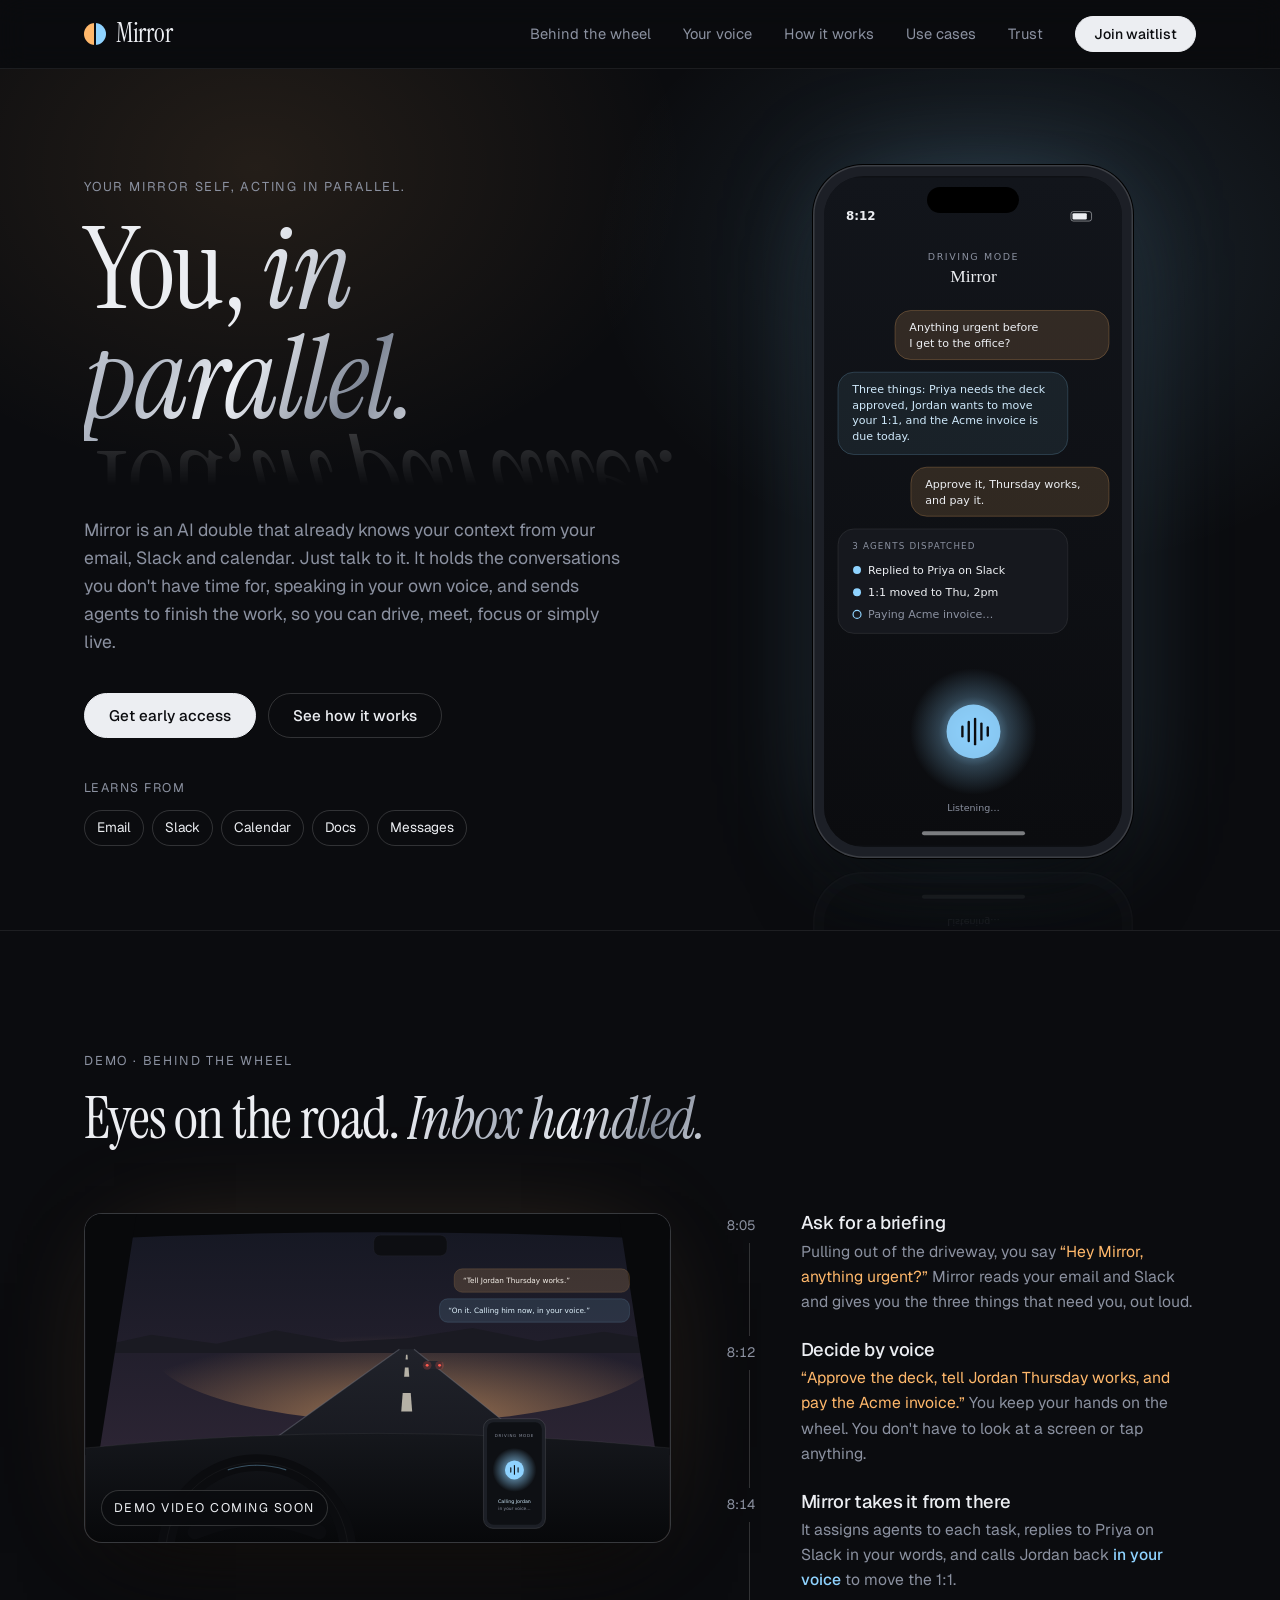
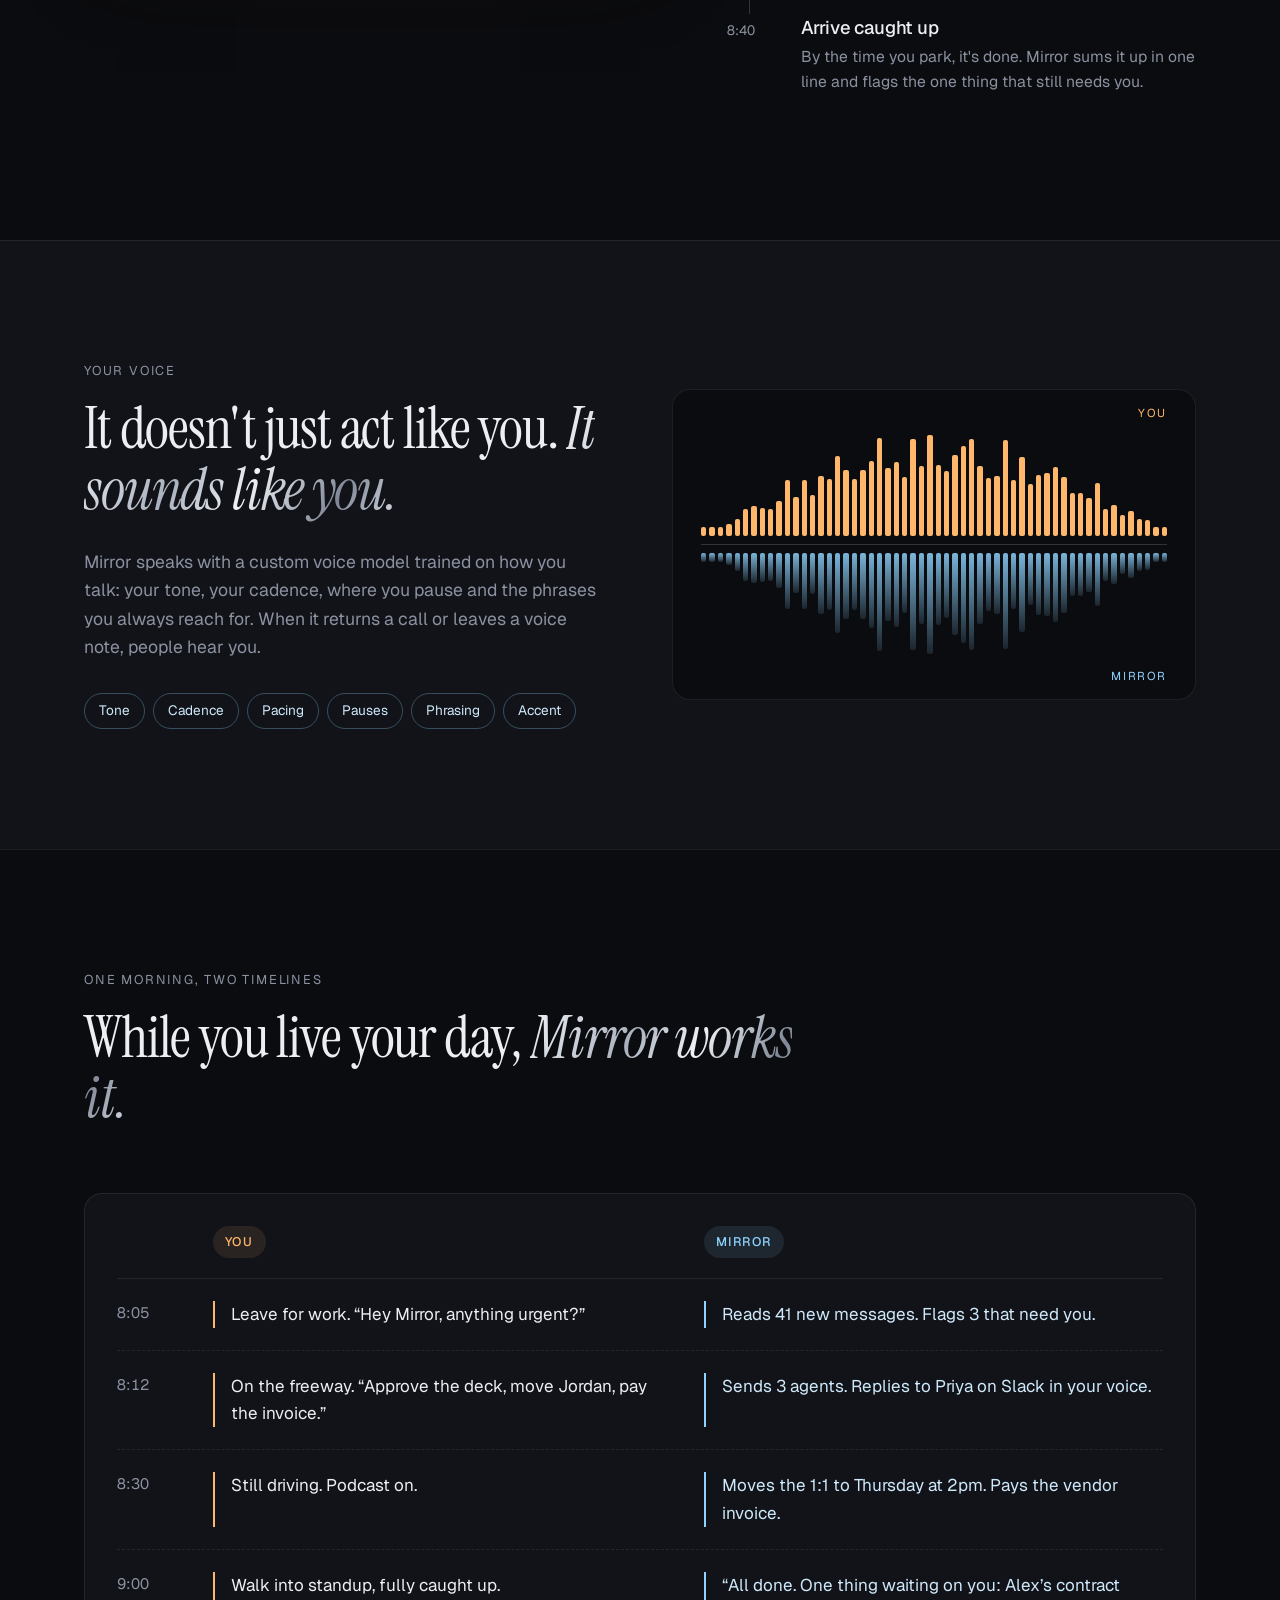
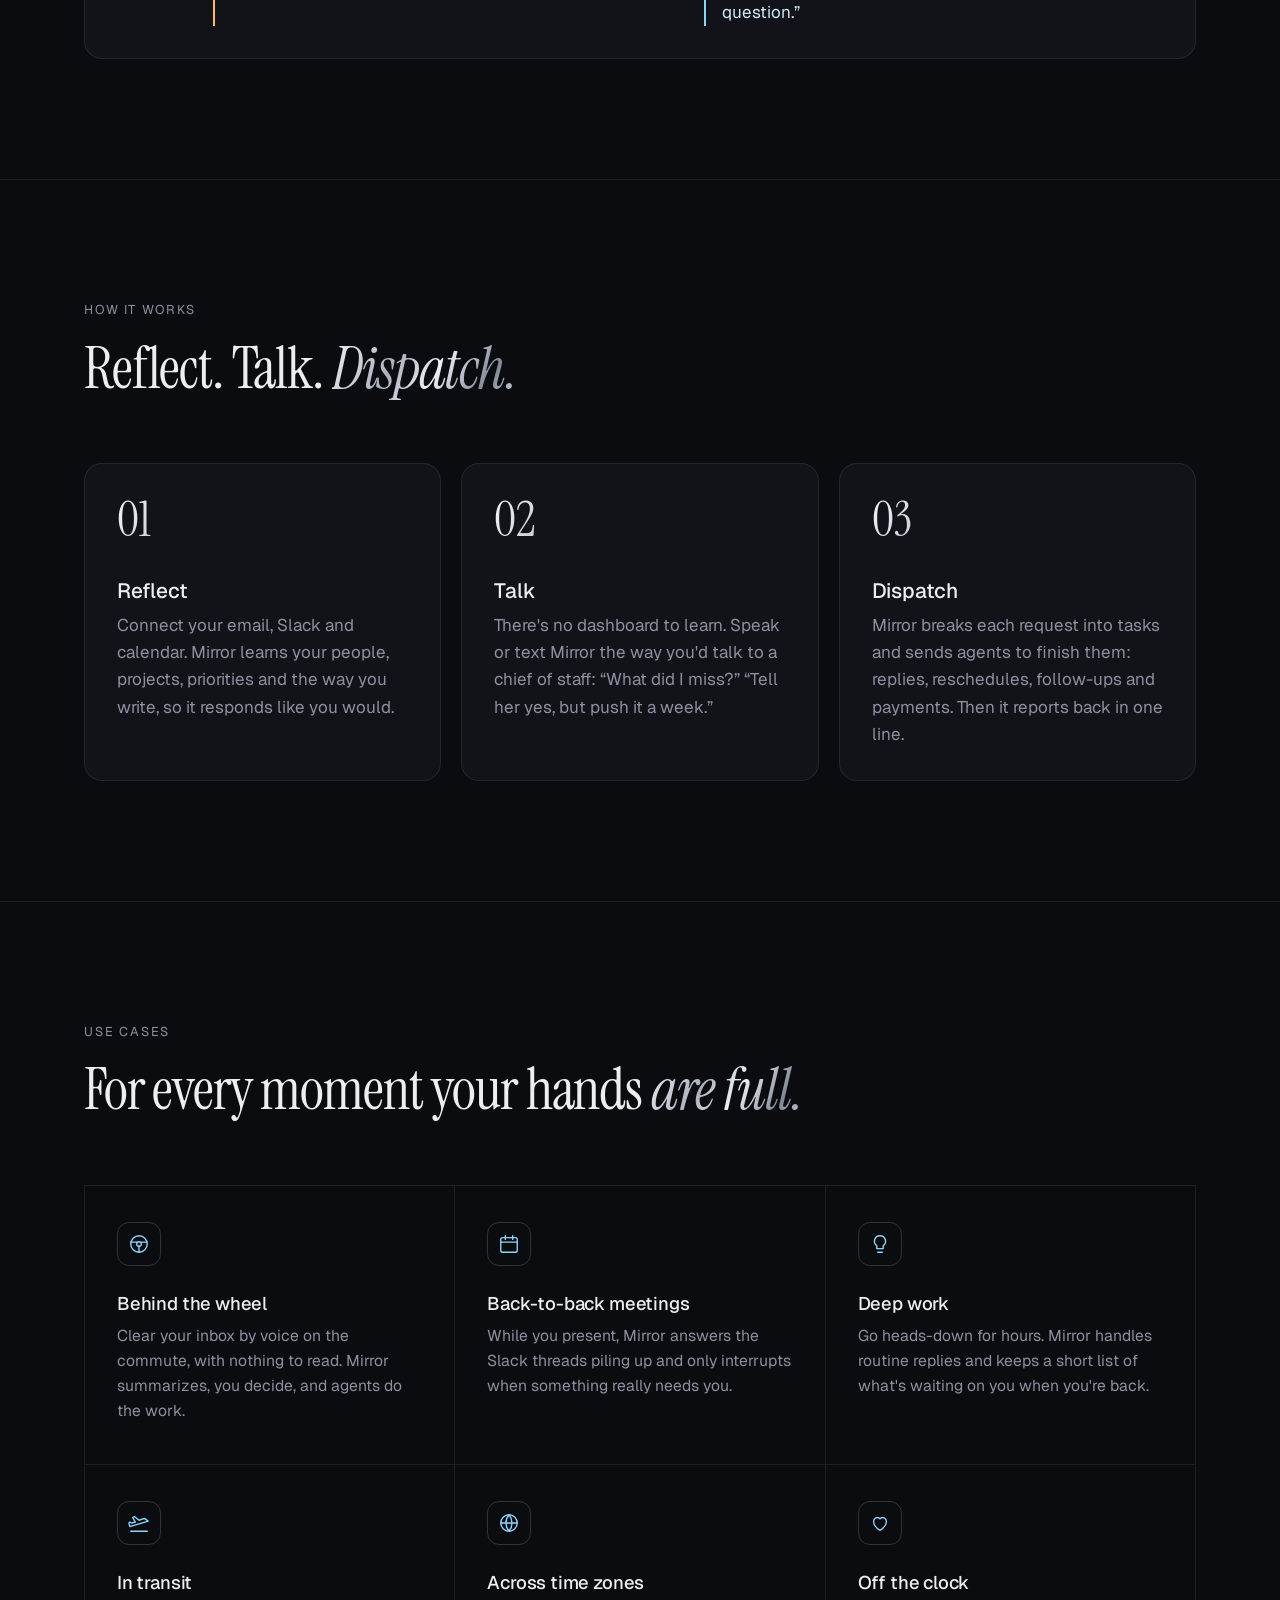
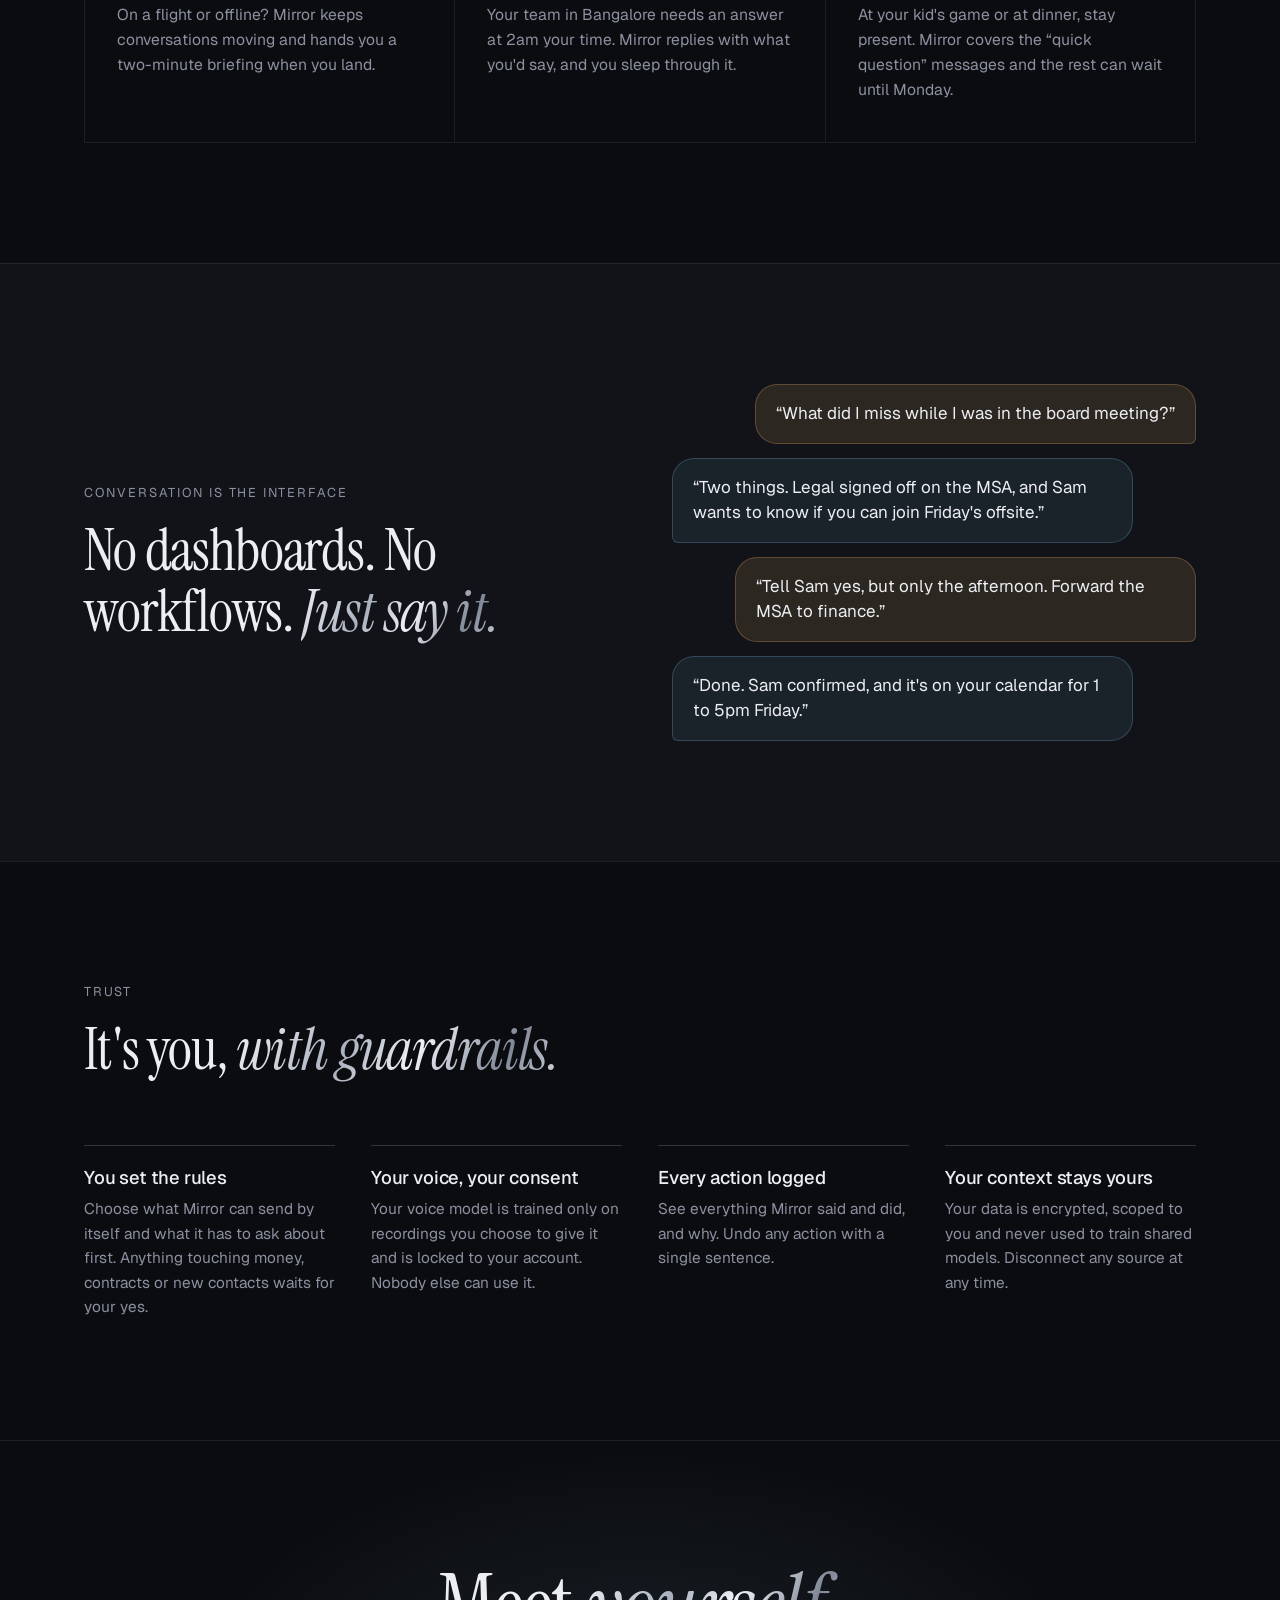
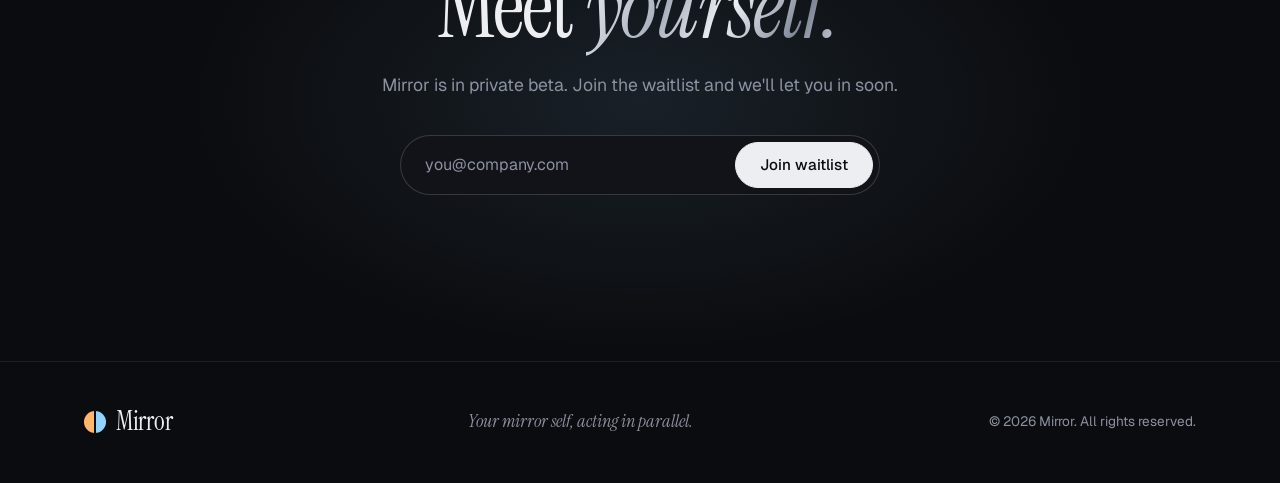
<file: index.html>
<!DOCTYPE html>
<html lang="en">
<head>
  <meta charset="UTF-8" />
  <meta name="viewport" content="width=device-width, initial-scale=1.0" />
  <title>Mirror — Your mirror self, acting in parallel</title>
  <meta name="description" content="Mirror is an AI double that knows your context from email, Slack and calendar, holds conversations for you, and dispatches agents to get things done — while you drive, meet, or live." />
  <meta name="theme-color" content="#0b0c0f" />

  <!-- Open Graph -->
  <meta property="og:title" content="Mirror — You, in parallel." />
  <meta property="og:description" content="Your mirror self, acting in parallel. Talk to it. It handles the rest." />
  <meta property="og:type" content="website" />

  <link rel="icon" type="image/svg+xml" href="assets/favicon.svg" />
  <link rel="preconnect" href="https://fonts.googleapis.com" />
  <link rel="preconnect" href="https://fonts.gstatic.com" crossorigin />
  <link href="https://fonts.googleapis.com/css2?family=Geist:wght@300;400;500;600&family=Instrument+Serif:ital@0;1&display=swap" rel="stylesheet" />
  <link rel="stylesheet" href="css/styles.css" />
</head>
<body>

  <!-- ============ NAV ============ -->
  <header class="nav" id="top">
    <div class="container nav__inner">
      <a href="#top" class="brand" aria-label="Mirror home">
        <span class="brand__mark" aria-hidden="true"></span>
        <span class="brand__word">Mirror</span>
      </a>
      <button class="nav__toggle" aria-label="Open menu" aria-expanded="false" aria-controls="nav-links">
        <span></span><span></span>
      </button>
      <nav class="nav__links" id="nav-links">
        <a href="#drive">Behind the wheel</a>
        <a href="#voice">Your voice</a>
        <a href="#how">How it works</a>
        <a href="#use-cases">Use cases</a>
        <a href="#trust">Trust</a>
        <a href="#waitlist" class="btn btn--small">Join waitlist</a>
      </nav>
    </div>
  </header>

  <main>

    <!-- ============ HERO ============ -->
    <section class="hero">
      <div class="container hero__grid">
        <div class="hero__copy">
          <p class="eyebrow reveal">Your mirror self, acting in parallel.</p>

          <h1 class="hero__title reveal">
            You, <em>in parallel.</em>
          </h1>
          <p class="hero__reflection" aria-hidden="true">You, <em>in parallel.</em></p>

          <p class="hero__lede reveal">
            Mirror is an AI double that already knows your context from your email, Slack and calendar.
            Just talk to it. It holds the conversations you don't have time for, speaking in your own
            voice, and sends agents to finish the work, so you can drive, meet, focus or simply live.
          </p>

          <div class="hero__cta reveal">
            <a href="#waitlist" class="btn">Get early access</a>
            <a href="#how" class="btn btn--ghost">See how it works</a>
          </div>

          <ul class="hero__sources reveal" aria-label="Mirror learns from">
            <li>Email</li><li>Slack</li><li>Calendar</li><li>Docs</li><li>Messages</li>
          </ul>
        </div>

        <!-- Phone mockup.
             TO USE A REAL SCREENSHOT: drop your image into assets/ (e.g.
             assets/phone-screenshot.png, 1170×2532 or any ~9:19.5 ratio)
             and change the src below. -->
        <div class="hero__device reveal">
          <div class="phone">
            <div class="phone__notch" aria-hidden="true"></div>
            <img class="phone__screen" src="assets/phone-placeholder.svg"
                 alt="Mirror app: a voice conversation where Mirror summarizes urgent items and dispatches agents to handle them" />
          </div>
        </div>
      </div>
    </section>

    <!-- ============ DEMO: BEHIND THE WHEEL ============ -->
    <section class="section drive" id="drive">
      <div class="container">
        <header class="section__head reveal">
          <p class="eyebrow">Demo · Behind the wheel</p>
          <h2>Eyes on the road. <em>Inbox handled.</em></h2>
        </header>

        <div class="drive__grid">
          <!-- DEMO MEDIA PLACEHOLDER
               Swap for a screenshot:  <img src="assets/demo.jpg" alt="..." />
               or for the recorded demo:
               <video src="assets/demo.mp4" poster="assets/demo-placeholder.svg" controls playsinline></video> -->
          <figure class="drive__media reveal">
            <img src="assets/demo-placeholder.svg"
                 alt="Driver's view on the freeway at dusk, with Mirror running on a dash-mounted phone" />
            <figcaption>Demo video coming soon</figcaption>
          </figure>

          <ol class="drive__steps">
            <li class="reveal">
              <span class="drive__time">8:05</span>
              <div>
                <h3>Ask for a briefing</h3>
                <p>Pulling out of the driveway, you say <q>Hey Mirror, anything urgent?</q>
                   Mirror reads your email and Slack and gives you the three things that need you, out loud.</p>
              </div>
            </li>
            <li class="reveal">
              <span class="drive__time">8:12</span>
              <div>
                <h3>Decide by voice</h3>
                <p><q>Approve the deck, tell Jordan Thursday works, and pay the Acme invoice.</q>
                   You keep your hands on the wheel. You don't have to look at a screen or tap anything.</p>
              </div>
            </li>
            <li class="reveal">
              <span class="drive__time">8:14</span>
              <div>
                <h3>Mirror takes it from there</h3>
                <p>It assigns agents to each task, replies to Priya on Slack in your words,
                   and calls Jordan back <strong>in your voice</strong> to move the 1:1.</p>
              </div>
            </li>
            <li class="reveal">
              <span class="drive__time">8:40</span>
              <div>
                <h3>Arrive caught up</h3>
                <p>By the time you park, it's done. Mirror sums it up in one line and flags
                   the one thing that still needs you.</p>
              </div>
            </li>
          </ol>
        </div>
      </div>
    </section>

    <!-- ============ YOUR VOICE ============ -->
    <section class="section voice" id="voice">
      <div class="container voice__grid">
        <div class="voice__copy">
          <header class="section__head reveal">
            <p class="eyebrow">Your voice</p>
            <h2>It doesn't just act like you. <em>It sounds like you.</em></h2>
          </header>
          <p class="voice__lede reveal">
            Mirror speaks with a custom voice model trained on how you talk: your tone,
            your cadence, where you pause and the phrases you always reach for.
            When it returns a call or leaves a voice note, people hear you.
          </p>
          <ul class="voice__traits reveal" aria-label="What your voice model learns">
            <li>Tone</li><li>Cadence</li><li>Pacing</li><li>Pauses</li><li>Phrasing</li><li>Accent</li>
          </ul>
        </div>

        <!-- Mirrored waveform: you (top) and Mirror (reflection). Bars are generated by js/main.js. -->
        <div class="voiceprint reveal" aria-hidden="true">
          <span class="voiceprint__label voiceprint__label--you">You</span>
          <div class="voiceprint__wave voiceprint__wave--you" data-wave="you"></div>
          <div class="voiceprint__axis"></div>
          <div class="voiceprint__wave voiceprint__wave--mirror" data-wave="mirror"></div>
          <span class="voiceprint__label voiceprint__label--mirror">Mirror</span>
        </div>
      </div>
    </section>

    <!-- ============ TWO TIMELINES ============ -->
    <section class="section parallel" id="parallel">
      <div class="container">
        <header class="section__head reveal">
          <p class="eyebrow">One morning, two timelines</p>
          <h2>While you live your day, <em>Mirror works it.</em></h2>
        </header>

        <div class="timeline reveal">
          <div class="timeline__legend">
            <span class="tag tag--you">You</span>
            <span class="tag tag--mirror">Mirror</span>
          </div>

          <ol class="timeline__rows">
            <li class="row">
              <time>8:05</time>
              <p class="row__you">Leave for work. “Hey Mirror, anything urgent?”</p>
              <p class="row__mirror">Reads 41 new messages. Flags 3 that need you.</p>
            </li>
            <li class="row">
              <time>8:12</time>
              <p class="row__you">On the freeway. “Approve the deck, move Jordan, pay the invoice.”</p>
              <p class="row__mirror">Sends 3 agents. Replies to Priya on Slack in your voice.</p>
            </li>
            <li class="row">
              <time>8:30</time>
              <p class="row__you">Still driving. Podcast on.</p>
              <p class="row__mirror">Moves the 1:1 to Thursday at 2pm. Pays the vendor invoice.</p>
            </li>
            <li class="row">
              <time>9:00</time>
              <p class="row__you">Walk into standup, fully caught up.</p>
              <p class="row__mirror">“All done. One thing waiting on you: Alex’s contract question.”</p>
            </li>
          </ol>
        </div>
      </div>
    </section>

    <!-- ============ HOW IT WORKS ============ -->
    <section class="section how" id="how">
      <div class="container">
        <header class="section__head reveal">
          <p class="eyebrow">How it works</p>
          <h2>Reflect. Talk. <em>Dispatch.</em></h2>
        </header>

        <div class="steps">
          <article class="step reveal">
            <span class="step__num">01</span>
            <h3>Reflect</h3>
            <p>Connect your email, Slack and calendar. Mirror learns your people, projects,
               priorities and the way you write, so it responds like you would.</p>
          </article>
          <article class="step reveal">
            <span class="step__num">02</span>
            <h3>Talk</h3>
            <p>There's no dashboard to learn. Speak or text Mirror the way you'd talk to a
               chief of staff: “What did I miss?” “Tell her yes, but push it a week.”</p>
          </article>
          <article class="step reveal">
            <span class="step__num">03</span>
            <h3>Dispatch</h3>
            <p>Mirror breaks each request into tasks and sends agents to finish them: replies,
               reschedules, follow-ups and payments. Then it reports back in one line.</p>
          </article>
        </div>
      </div>
    </section>

    <!-- ============ USE CASES ============ -->
    <section class="section cases" id="use-cases">
      <div class="container">
        <header class="section__head reveal">
          <p class="eyebrow">Use cases</p>
          <h2>For every moment your hands <em>are full.</em></h2>
        </header>

        <div class="cases__grid">
          <article class="case reveal">
            <div class="case__icon" aria-hidden="true">
              <svg viewBox="0 0 24 24"><circle cx="12" cy="12" r="9"/><circle cx="12" cy="12" r="2.5"/><path d="M3.5 10h6M14.5 10h6M12 14.5V21"/></svg>
            </div>
            <h3>Behind the wheel</h3>
            <p>Clear your inbox by voice on the commute, with nothing to read. Mirror summarizes, you decide, and agents do the work.</p>
          </article>

          <article class="case reveal">
            <div class="case__icon" aria-hidden="true">
              <svg viewBox="0 0 24 24"><rect x="3" y="5" width="18" height="16" rx="2"/><path d="M3 10h18M8 3v4M16 3v4"/></svg>
            </div>
            <h3>Back-to-back meetings</h3>
            <p>While you present, Mirror answers the Slack threads piling up and only interrupts when something really needs you.</p>
          </article>

          <article class="case reveal">
            <div class="case__icon" aria-hidden="true">
              <svg viewBox="0 0 24 24"><path d="M12 3a6 6 0 0 0-3.5 10.9V17h7v-3.1A6 6 0 0 0 12 3z"/><path d="M9.5 21h5"/></svg>
            </div>
            <h3>Deep work</h3>
            <p>Go heads-down for hours. Mirror handles routine replies and keeps a short list of what's waiting on you when you're back.</p>
          </article>

          <article class="case reveal">
            <div class="case__icon" aria-hidden="true">
              <svg viewBox="0 0 24 24"><path d="M2 16l20-6-4-3-6 2-5-4-2 1 3 5-4 1-2-1-1 1z"/><path d="M3 21h18"/></svg>
            </div>
            <h3>In transit</h3>
            <p>On a flight or offline? Mirror keeps conversations moving and hands you a two-minute briefing when you land.</p>
          </article>

          <article class="case reveal">
            <div class="case__icon" aria-hidden="true">
              <svg viewBox="0 0 24 24"><circle cx="12" cy="12" r="9"/><path d="M3 12h18M12 3a14 14 0 0 1 0 18M12 3a14 14 0 0 0 0 18"/></svg>
            </div>
            <h3>Across time zones</h3>
            <p>Your team in Bangalore needs an answer at 2am your time. Mirror replies with what you'd say, and you sleep through it.</p>
          </article>

          <article class="case reveal">
            <div class="case__icon" aria-hidden="true">
              <svg viewBox="0 0 24 24"><path d="M12 20s-7-4.4-7-10a4 4 0 0 1 7-2.6A4 4 0 0 1 19 10c0 5.6-7 10-7 10z"/></svg>
            </div>
            <h3>Off the clock</h3>
            <p>At your kid's game or at dinner, stay present. Mirror covers the “quick question” messages and the rest can wait until Monday.</p>
          </article>
        </div>
      </div>
    </section>

    <!-- ============ CONVERSATION-FIRST ============ -->
    <section class="section talk">
      <div class="container talk__inner">
        <header class="section__head reveal">
          <p class="eyebrow">Conversation is the interface</p>
          <h2>No dashboards. No workflows. <em>Just say it.</em></h2>
        </header>

        <div class="bubbles">
          <p class="bubble bubble--you reveal">“What did I miss while I was in the board meeting?”</p>
          <p class="bubble bubble--mirror reveal">“Two things. Legal signed off on the MSA, and Sam wants to know if you can join Friday's offsite.”</p>
          <p class="bubble bubble--you reveal">“Tell Sam yes, but only the afternoon. Forward the MSA to finance.”</p>
          <p class="bubble bubble--mirror reveal">“Done. Sam confirmed, and it's on your calendar for 1 to 5pm Friday.”</p>
        </div>
      </div>
    </section>

    <!-- ============ TRUST ============ -->
    <section class="section trust" id="trust">
      <div class="container">
        <header class="section__head reveal">
          <p class="eyebrow">Trust</p>
          <h2>It's you, <em>with guardrails.</em></h2>
        </header>

        <div class="trust__grid">
          <div class="trust__item reveal">
            <h3>You set the rules</h3>
            <p>Choose what Mirror can send by itself and what it has to ask about first. Anything touching money, contracts or new contacts waits for your yes.</p>
          </div>
          <div class="trust__item reveal">
            <h3>Your voice, your consent</h3>
            <p>Your voice model is trained only on recordings you choose to give it and is locked to your account. Nobody else can use it.</p>
          </div>
          <div class="trust__item reveal">
            <h3>Every action logged</h3>
            <p>See everything Mirror said and did, and why. Undo any action with a single sentence.</p>
          </div>
          <div class="trust__item reveal">
            <h3>Your context stays yours</h3>
            <p>Your data is encrypted, scoped to you and never used to train shared models. Disconnect any source at any time.</p>
          </div>
        </div>
      </div>
    </section>

    <!-- ============ WAITLIST ============ -->
    <section class="section waitlist" id="waitlist">
      <div class="container waitlist__inner reveal">
        <h2>Meet <em>yourself.</em></h2>
        <p>Mirror is in private beta. Join the waitlist and we'll let you in soon.</p>

        <!-- Static-site form: point action at Formspree, Basin, Getform, etc.
             e.g. action="https://formspree.io/f/YOUR_ID" method="POST"
             Until then, main.js shows a local confirmation. -->
        <form class="waitlist__form" action="#" method="POST" novalidate>
          <label for="email" class="sr-only">Work email</label>
          <input id="email" name="email" type="email" placeholder="you@company.com" required autocomplete="email" />
          <button type="submit" class="btn">Join waitlist</button>
        </form>
        <p class="waitlist__note" role="status" aria-live="polite"></p>
      </div>
    </section>

  </main>

  <!-- ============ FOOTER ============ -->
  <footer class="footer">
    <div class="container footer__inner">
      <a href="#top" class="brand">
        <span class="brand__mark" aria-hidden="true"></span>
        <span class="brand__word">Mirror</span>
      </a>
      <p class="footer__tag">Your mirror self, acting in parallel.</p>
      <p class="footer__copy">© <span id="year"></span> Mirror. All rights reserved.</p>
    </div>
  </footer>

  <script src="js/main.js"></script>
</body>
</html>
</file>
<file: css/styles.css>
/* =========================================================
   Mirror — landing page styles
   ========================================================= */

:root {
  --bg: #0b0c0f;
  --bg-2: #111318;
  --line: rgba(255, 255, 255, 0.08);
  --line-strong: rgba(255, 255, 255, 0.16);
  --text: #eceef2;
  --muted: #8b91a0;
  --you: #ffb86b;       /* warm: the human */
  --mirror: #8fd3ff;    /* cool: the reflection */
  --chrome: linear-gradient(120deg, #f4f6fa 0%, #a9b0bd 35%, #eef1f6 55%, #7f8796 80%, #dfe3ea 100%);
  --radius: 18px;
  --maxw: 1160px;
  --serif: "Instrument Serif", Georgia, serif;
  --sans: "Geist", system-ui, -apple-system, "Segoe UI", sans-serif;
}

*, *::before, *::after { box-sizing: border-box; }

html { scroll-behavior: smooth; -webkit-text-size-adjust: 100%; }

body {
  margin: 0;
  background: var(--bg);
  color: var(--text);
  font-family: var(--sans);
  font-size: 17px;
  line-height: 1.6;
  -webkit-font-smoothing: antialiased;
  overflow-x: hidden;
}

img { max-width: 100%; display: block; }
a { color: inherit; text-decoration: none; }
p { margin: 0; }

h1, h2, h3 { margin: 0; font-weight: 400; line-height: 1.05; letter-spacing: -0.02em; }
h2 { font-family: var(--serif); font-size: clamp(2.2rem, 5vw, 3.6rem); }
h3 { font-size: 1.15rem; font-weight: 500; letter-spacing: -0.01em; }
em { font-family: var(--serif); font-style: italic; }
h1 em, h2 em {
  background: var(--chrome);
  -webkit-background-clip: text;
  background-clip: text;
  color: transparent;
  padding-right: 0.06em;
}

.container { width: 100%; max-width: var(--maxw); margin: 0 auto; padding: 0 24px; }

.sr-only {
  position: absolute; width: 1px; height: 1px; padding: 0; margin: -1px;
  overflow: hidden; clip: rect(0, 0, 0, 0); border: 0;
}

.eyebrow {
  font-size: 0.8rem;
  letter-spacing: 0.14em;
  text-transform: uppercase;
  color: var(--muted);
  margin-bottom: 18px;
}

/* ---------- Buttons ---------- */
.btn {
  display: inline-flex; align-items: center; justify-content: center;
  padding: 14px 24px;
  border-radius: 999px;
  background: var(--text);
  color: var(--bg);
  font: 500 0.95rem/1 var(--sans);
  border: 1px solid var(--text);
  cursor: pointer;
  white-space: nowrap;
  transition: transform .2s ease, background .2s ease, box-shadow .2s ease;
}
.btn:hover { transform: translateY(-1px); box-shadow: 0 8px 30px rgba(143, 211, 255, .18); }
.btn--ghost { background: transparent; color: var(--text); border-color: var(--line-strong); }
.btn--ghost:hover { background: rgba(255, 255, 255, .04); }
.btn--small { padding: 10px 18px; font-size: .88rem; }

/* ---------- Brand ---------- */
.brand { display: inline-flex; align-items: center; gap: 10px; }
.brand__mark {
  width: 22px; height: 22px; position: relative; border-radius: 50%;
  background: linear-gradient(90deg, var(--you) 50%, var(--mirror) 50%);
}
.brand__mark::after {
  content: ""; position: absolute; left: 50%; top: -3px; bottom: -3px; width: 2px;
  transform: translateX(-50%); background: var(--bg);
}
.brand__word { font-family: var(--serif); font-size: 1.6rem; letter-spacing: -0.01em; }

/* ---------- Nav ---------- */
.nav {
  position: sticky; top: 0; z-index: 50;
  backdrop-filter: blur(14px);
  -webkit-backdrop-filter: blur(14px);
  background: rgba(11, 12, 15, 0.72);
  border-bottom: 1px solid var(--line);
}
.nav__inner { display: flex; align-items: center; justify-content: space-between; height: 68px; }
.nav__links { display: flex; align-items: center; gap: 32px; font-size: .92rem; color: var(--muted); }
.nav__links a:not(.btn):hover { color: var(--text); }
.nav__links .btn { color: var(--bg); }
.nav__toggle { display: none; background: none; border: 0; padding: 8px; cursor: pointer; }
.nav__toggle span { display: block; width: 22px; height: 1.5px; background: var(--text); margin: 6px 0; transition: transform .25s ease; }

/* ---------- Hero ---------- */
.hero { position: relative; padding: 96px 0 72px; overflow: hidden; }
.hero::before {
  /* split glow: warm (you) left, cool (mirror) right */
  content: ""; position: absolute; inset: -20% -10% auto; height: 900px; pointer-events: none;
  background:
    radial-gradient(40% 50% at 25% 30%, rgba(255, 184, 107, .10), transparent 70%),
    radial-gradient(40% 50% at 75% 40%, rgba(143, 211, 255, .12), transparent 70%);
}
.hero__grid {
  position: relative;
  display: grid;
  grid-template-columns: 1.15fr 0.85fr;
  gap: 64px;
  align-items: center;
}
.hero__title,
.hero__reflection {
  font-family: var(--serif);
  font-size: clamp(3.4rem, 9vw, 7.2rem);
  line-height: 0.95;
  letter-spacing: -0.02em;
}
/* the headline, mirrored below itself */
.hero__reflection {
  transform: scaleY(-1);
  height: 0.5em;
  overflow: hidden;
  display: flex; align-items: flex-end;
  opacity: .18;
  -webkit-mask-image: linear-gradient(to top, #000 0%, transparent 90%);
          mask-image: linear-gradient(to top, #000 0%, transparent 90%);
  user-select: none;
  pointer-events: none;
}
.hero__lede { max-width: 540px; color: var(--muted); font-size: 1.1rem; margin-top: 24px; }
.hero__cta { display: flex; flex-wrap: wrap; gap: 12px; margin-top: 36px; }
.hero__sources {
  list-style: none; padding: 0; margin: 40px 0 0;
  display: flex; flex-wrap: wrap; gap: 8px;
}
.hero__sources::before {
  content: "Learns from"; width: 100%;
  font-size: .78rem; letter-spacing: .12em; text-transform: uppercase; color: var(--muted);
  margin-bottom: 4px;
}
.hero__sources li {
  font-size: .85rem; padding: 6px 12px; border-radius: 999px;
  border: 1px solid var(--line-strong);
}

/* ---------- Phone ---------- */
.hero__device { display: flex; justify-content: center; }
.phone {
  position: relative;
  width: min(320px, 78vw);
  aspect-ratio: 390 / 844;
  border-radius: 50px;
  padding: 11px;
  background: #1c1f26;
  box-shadow:
    inset 0 0 0 1.5px rgba(255, 255, 255, .14),
    0 0 0 1px #000,
    0 40px 80px -20px rgba(0, 0, 0, .7),
    0 0 120px -30px rgba(143, 211, 255, .35);
  /* floor reflection (Chromium/Safari; degrades gracefully elsewhere) */
  -webkit-box-reflect: below 14px linear-gradient(transparent 72%, rgba(255, 255, 255, .16));
}
.phone__screen {
  width: 100%; height: 100%;
  object-fit: cover;
  border-radius: 40px;
  background: #0e1014;
}
.phone__notch {
  position: absolute; top: 22px; left: 50%; transform: translateX(-50%);
  width: 92px; height: 26px; border-radius: 20px; background: #000; z-index: 2;
}

/* ---------- Sections ---------- */
.section { padding: 120px 0; border-top: 1px solid var(--line); }
.section__head { max-width: 760px; margin-bottom: 64px; }

/* ---------- Demo: behind the wheel ---------- */
.drive__grid {
  display: grid;
  grid-template-columns: 1.25fr 1fr;
  gap: 56px;
  align-items: start;
}
.drive__media {
  margin: 0;
  position: relative;
  border-radius: var(--radius);
  overflow: hidden;
  border: 1px solid var(--line-strong);
  background: var(--bg-2);
  aspect-ratio: 16 / 9;
  box-shadow: 0 40px 80px -30px rgba(0, 0, 0, .7), 0 0 120px -40px rgba(255, 184, 107, .25);
}
.drive__media img,
.drive__media video { width: 100%; height: 100%; object-fit: cover; }
.drive__media figcaption {
  position: absolute; left: 16px; bottom: 16px;
  font-size: .78rem; letter-spacing: .12em; text-transform: uppercase;
  padding: 7px 12px; border-radius: 999px;
  background: rgba(11, 12, 15, .7);
  -webkit-backdrop-filter: blur(8px); backdrop-filter: blur(8px);
  border: 1px solid var(--line-strong);
}
.drive__steps { list-style: none; margin: 0; padding: 0; }
.drive__steps li {
  display: grid; grid-template-columns: 56px 1fr; gap: 18px;
  padding: 0 0 26px;
  position: relative;
}
.drive__steps li:not(:last-child)::after {
  /* connecting line between steps */
  content: ""; position: absolute; left: 22px; top: 30px; bottom: 4px;
  width: 1px; background: var(--line-strong);
}
.drive__time {
  font-variant-numeric: tabular-nums; font-size: .85rem; color: var(--muted);
  padding-top: 2px;
}
.drive__steps h3 { margin-bottom: 6px; }
.drive__steps p { color: var(--muted); font-size: .98rem; }
.drive__steps q { color: var(--you); quotes: "“" "”"; }
.drive__steps strong { color: var(--mirror); font-weight: 500; }

/* ---------- Your voice ---------- */
.voice { background: var(--bg-2); }
.voice__grid { display: grid; grid-template-columns: 1fr 1fr; gap: 64px; align-items: center; }
.voice .section__head { margin-bottom: 28px; }
.voice__lede { color: var(--muted); font-size: 1.1rem; max-width: 520px; }
.voice__traits {
  list-style: none; padding: 0; margin: 32px 0 0;
  display: flex; flex-wrap: wrap; gap: 8px;
}
.voice__traits li {
  font-size: .85rem; padding: 6px 14px; border-radius: 999px;
  border: 1px solid rgba(143, 211, 255, .3); color: #cfe9fb;
}

.voiceprint {
  position: relative;
  padding: 36px 28px;
  border-radius: var(--radius);
  border: 1px solid var(--line);
  background: var(--bg);
}
.voiceprint__wave {
  height: 110px;
  display: flex; gap: 3px; justify-content: space-between;
}
.voiceprint__wave--you    { align-items: flex-end; }
.voiceprint__wave--mirror { align-items: flex-start; opacity: .85; }
.voiceprint__wave span {
  flex: 1; min-width: 2px; border-radius: 2px;
  transform-origin: bottom;
  animation: wave 1.6s ease-in-out infinite alternate;
}
.voiceprint__wave--you span    { background: var(--you); }
.voiceprint__wave--mirror span {
  background: linear-gradient(to bottom, var(--mirror), rgba(143, 211, 255, .15));
  transform-origin: top;
}
.voiceprint__axis { height: 1px; margin: 8px 0; background: var(--line-strong); }
.voiceprint__label {
  position: absolute; right: 28px;
  font-size: .72rem; letter-spacing: .14em; text-transform: uppercase;
}
.voiceprint__label--you    { top: 14px; color: var(--you); }
.voiceprint__label--mirror { bottom: 14px; color: var(--mirror); }
@keyframes wave { from { transform: scaleY(.55); } to { transform: scaleY(1); } }

/* ---------- Two timelines ---------- */
.timeline {
  background: var(--bg-2);
  border: 1px solid var(--line);
  border-radius: var(--radius);
  padding: 32px;
}
.timeline__legend,
.row { display: grid; grid-template-columns: 64px 1fr 1fr; gap: 32px; }
.timeline__legend { padding-bottom: 20px; border-bottom: 1px solid var(--line); }
.timeline__legend .tag:first-child { grid-column: 2; }
.tag {
  justify-self: start;
  font-size: .78rem; letter-spacing: .12em; text-transform: uppercase;
  padding: 6px 12px; border-radius: 999px; font-weight: 500;
}
.tag--you    { color: var(--you);    background: rgba(255, 184, 107, .1); }
.tag--mirror { color: var(--mirror); background: rgba(143, 211, 255, .1); }

.timeline__rows { list-style: none; margin: 0; padding: 0; }
.row { padding: 22px 0; border-bottom: 1px dashed var(--line); }
.row:last-child { border-bottom: 0; padding-bottom: 0; }
.row time { font-variant-numeric: tabular-nums; color: var(--muted); font-size: .95rem; }
.row__you    { border-left: 2px solid var(--you);    padding-left: 16px; }
.row__mirror { border-left: 2px solid var(--mirror); padding-left: 16px; color: #cfe9fb; }

/* ---------- Steps ---------- */
.steps { display: grid; grid-template-columns: repeat(3, 1fr); gap: 20px; }
.step {
  padding: 32px; border-radius: var(--radius);
  background: var(--bg-2); border: 1px solid var(--line);
  transition: border-color .3s ease, transform .3s ease;
}
.step:hover { border-color: var(--line-strong); transform: translateY(-3px); }
.step__num {
  display: block; font-family: var(--serif); font-size: 3rem; line-height: 1;
  background: var(--chrome); -webkit-background-clip: text; background-clip: text; color: transparent;
  margin-bottom: 36px;
}
.step h3 { margin-bottom: 10px; font-size: 1.3rem; }
.step p { color: var(--muted); }

/* ---------- Use cases ---------- */
.cases__grid {
  display: grid; grid-template-columns: repeat(3, 1fr);
  border-top: 1px solid var(--line); border-left: 1px solid var(--line);
}
.case {
  padding: 36px 32px 40px;
  border-right: 1px solid var(--line); border-bottom: 1px solid var(--line);
  transition: background .3s ease;
}
.case:hover { background: rgba(255, 255, 255, .02); }
.case__icon {
  width: 44px; height: 44px; border-radius: 12px;
  display: grid; place-items: center;
  border: 1px solid var(--line-strong);
  margin-bottom: 28px;
}
.case__icon svg {
  width: 22px; height: 22px; fill: none; stroke: var(--mirror);
  stroke-width: 1.5; stroke-linecap: round; stroke-linejoin: round;
}
.case h3 { margin-bottom: 10px; }
.case p { color: var(--muted); font-size: .98rem; }

/* ---------- Conversation ---------- */
.talk { background: var(--bg-2); }
.talk__inner { display: grid; grid-template-columns: 1fr 1fr; gap: 64px; align-items: center; }
.talk .section__head { margin-bottom: 0; }
.bubbles { display: flex; flex-direction: column; gap: 14px; }
.bubble { max-width: 88%; padding: 16px 20px; border-radius: 22px; line-height: 1.5; }
.bubble--you {
  align-self: flex-end;
  background: rgba(255, 184, 107, .12);
  border: 1px solid rgba(255, 184, 107, .25);
  border-bottom-right-radius: 6px;
}
.bubble--mirror {
  align-self: flex-start;
  background: rgba(143, 211, 255, .08);
  border: 1px solid rgba(143, 211, 255, .22);
  border-bottom-left-radius: 6px;
}

/* ---------- Trust ---------- */
.trust__grid { display: grid; grid-template-columns: repeat(4, 1fr); gap: 36px; }
.trust__item { padding-top: 22px; border-top: 1px solid var(--line-strong); }
.trust__item h3 { margin-bottom: 10px; }
.trust__item p { color: var(--muted); font-size: .96rem; }

/* ---------- Waitlist ---------- */
.waitlist { text-align: center; position: relative; overflow: hidden; }
.waitlist::before {
  content: ""; position: absolute; left: 50%; top: 50%;
  width: 900px; height: 500px; transform: translate(-50%, -50%);
  background: radial-gradient(closest-side, rgba(143, 211, 255, .10), transparent);
  pointer-events: none;
}
.waitlist__inner { position: relative; max-width: 640px; }
.waitlist h2 { font-size: clamp(3rem, 8vw, 5.5rem); }
.waitlist__inner > p { color: var(--muted); margin-top: 18px; font-size: 1.1rem; }
.waitlist__form {
  display: flex; gap: 8px; margin: 36px auto 0; max-width: 480px;
  padding: 6px; border-radius: 999px;
  border: 1px solid var(--line-strong); background: var(--bg-2);
}
.waitlist__form input {
  flex: 1; min-width: 0;
  background: transparent; border: 0; outline: 0;
  color: var(--text); font: 400 1rem var(--sans);
  padding: 0 18px;
}
.waitlist__form input::placeholder { color: var(--muted); }
.waitlist__form:focus-within { border-color: var(--mirror); }
.waitlist__note { min-height: 1.6em; margin-top: 16px; font-size: .95rem; color: var(--mirror); }
.waitlist__note.is-error { color: var(--you); }

/* ---------- Footer ---------- */
.footer { border-top: 1px solid var(--line); padding: 40px 0; }
.footer__inner { display: flex; align-items: center; justify-content: space-between; gap: 24px; flex-wrap: wrap; }
.footer__tag { font-family: var(--serif); font-style: italic; color: var(--muted); font-size: 1.15rem; }
.footer__copy { color: var(--muted); font-size: .85rem; }

/* ---------- Reveal on scroll (only when JS is running) ---------- */
.js .reveal { opacity: 0; transform: translateY(18px); transition: opacity .8s ease, transform .8s ease; }
.js .reveal.is-visible { opacity: 1; transform: none; }

@media (prefers-reduced-motion: reduce) {
  html { scroll-behavior: auto; }
  .js .reveal { opacity: 1; transform: none; transition: none; }
  .voiceprint__wave span { animation: none; }
}

/* =========================================================
   Responsive
   ========================================================= */
@media (max-width: 980px) {
  .hero { padding-top: 64px; }
  .hero__grid { grid-template-columns: 1fr; gap: 56px; }
  .steps, .cases__grid { grid-template-columns: 1fr 1fr; }
  .steps .step:last-child { grid-column: 1 / -1; }
  .talk__inner { grid-template-columns: 1fr; gap: 48px; }
  .drive__grid, .voice__grid { grid-template-columns: 1fr; gap: 48px; }
  .trust__grid { grid-template-columns: 1fr 1fr; }
}

@media (max-width: 720px) {
  body { font-size: 16px; }
  .container { padding: 0 16px; }
  .section { padding: 88px 0; }
  .section__head { margin-bottom: 44px; }

  .nav__toggle { display: block; }
  .nav__links {
    position: absolute; top: 68px; left: 0; right: 0;
    flex-direction: column; align-items: stretch; gap: 0;
    background: var(--bg); border-bottom: 1px solid var(--line);
    padding: 8px 16px 20px;
    display: none;
  }
  .nav__links a:not(.btn) { padding: 14px 0; border-bottom: 1px solid var(--line); color: var(--text); }
  .nav__links .btn { margin-top: 16px; }
  .nav.is-open .nav__links { display: flex; }
  .nav.is-open .nav__toggle span:first-child { transform: translateY(3.75px) rotate(45deg); }
  .nav.is-open .nav__toggle span:last-child  { transform: translateY(-3.75px) rotate(-45deg); }

  .steps, .cases__grid, .trust__grid { grid-template-columns: 1fr; }
  .case { padding: 28px 22px 32px; }
  .drive__steps li { grid-template-columns: 46px 1fr; gap: 14px; }
  .drive__steps li:not(:last-child)::after { left: 18px; }
  .drive__media figcaption { left: 10px; bottom: 10px; font-size: .62rem; padding: 5px 9px; }
  .voiceprint { padding: 32px 16px; }
  .voiceprint__wave { height: 80px; gap: 2px; }

  .timeline { padding: 22px 18px; }
  .timeline__legend { display: none; }
  .row { grid-template-columns: 1fr; gap: 10px; }

  .waitlist__form { flex-direction: column; border-radius: 22px; padding: 8px; }
  .waitlist__form input { padding: 14px 12px; }
  .footer__inner { flex-direction: column; align-items: flex-start; }
}
</file>
